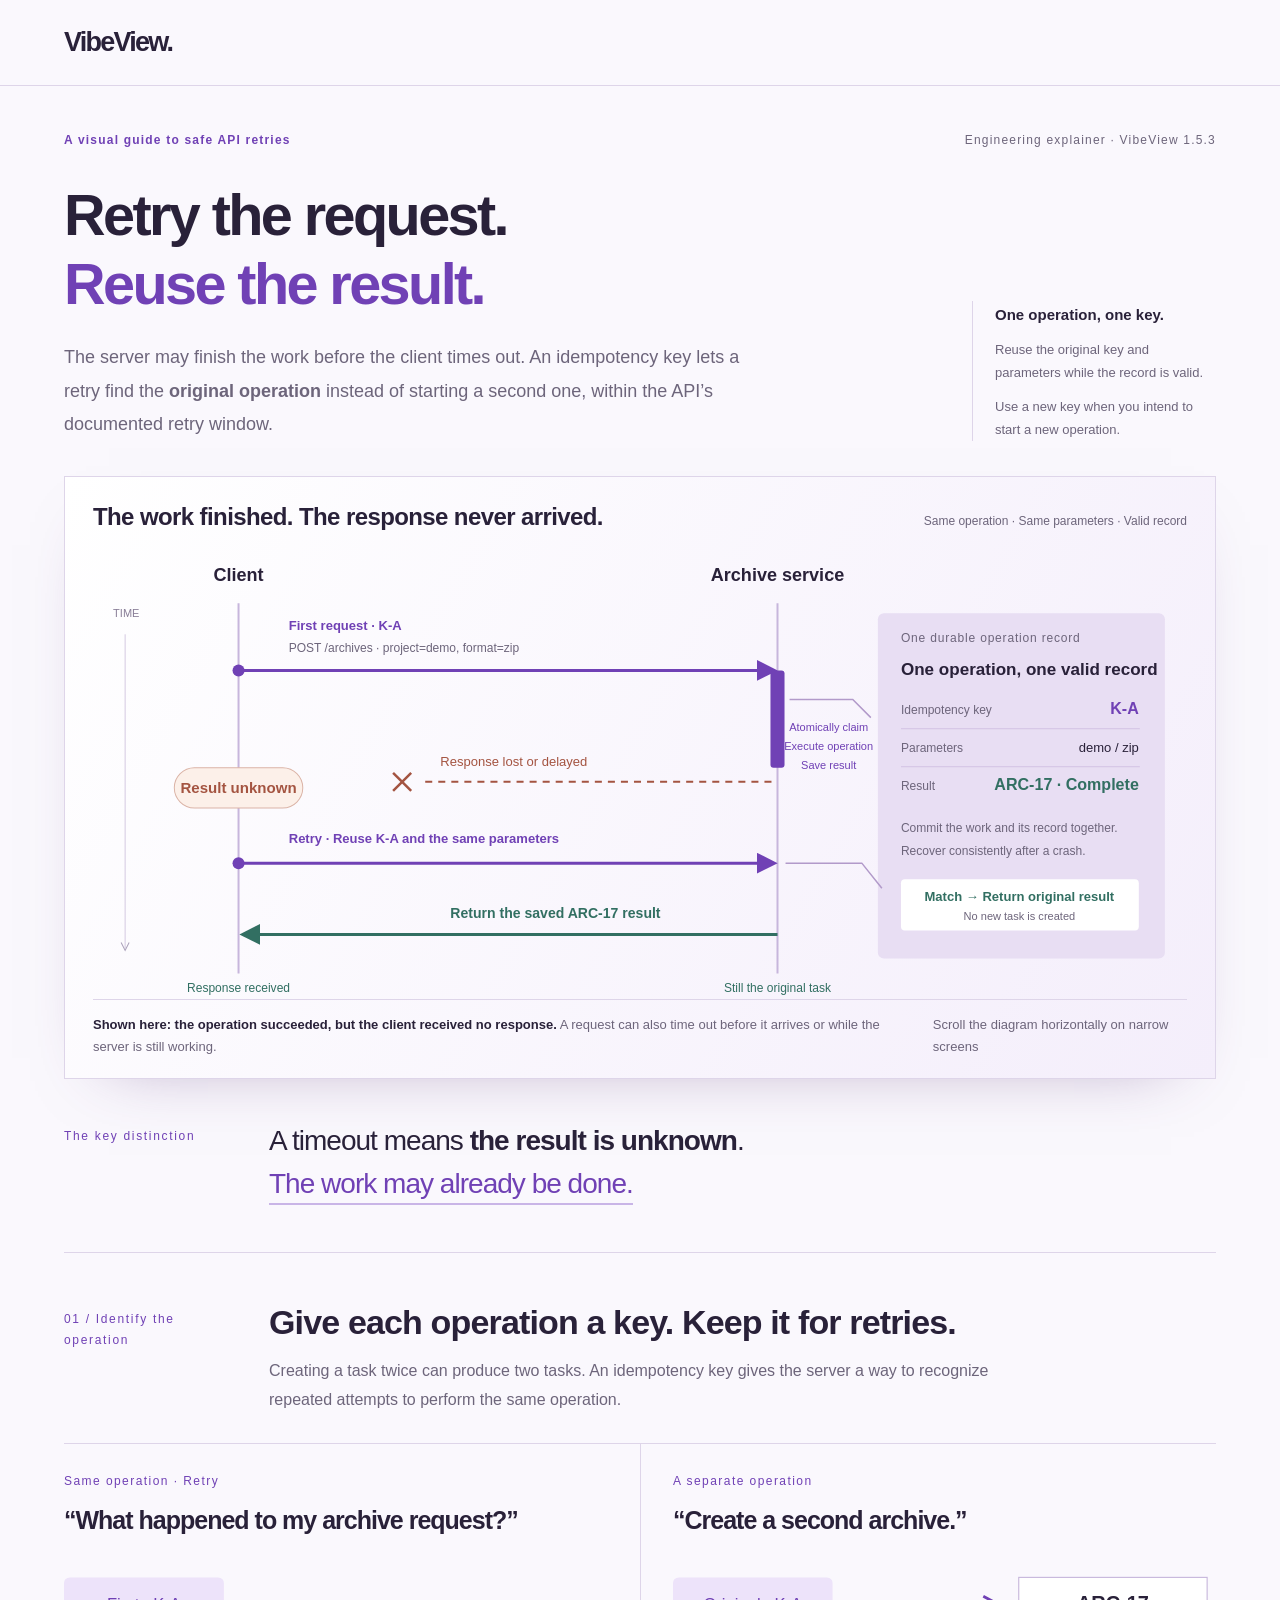
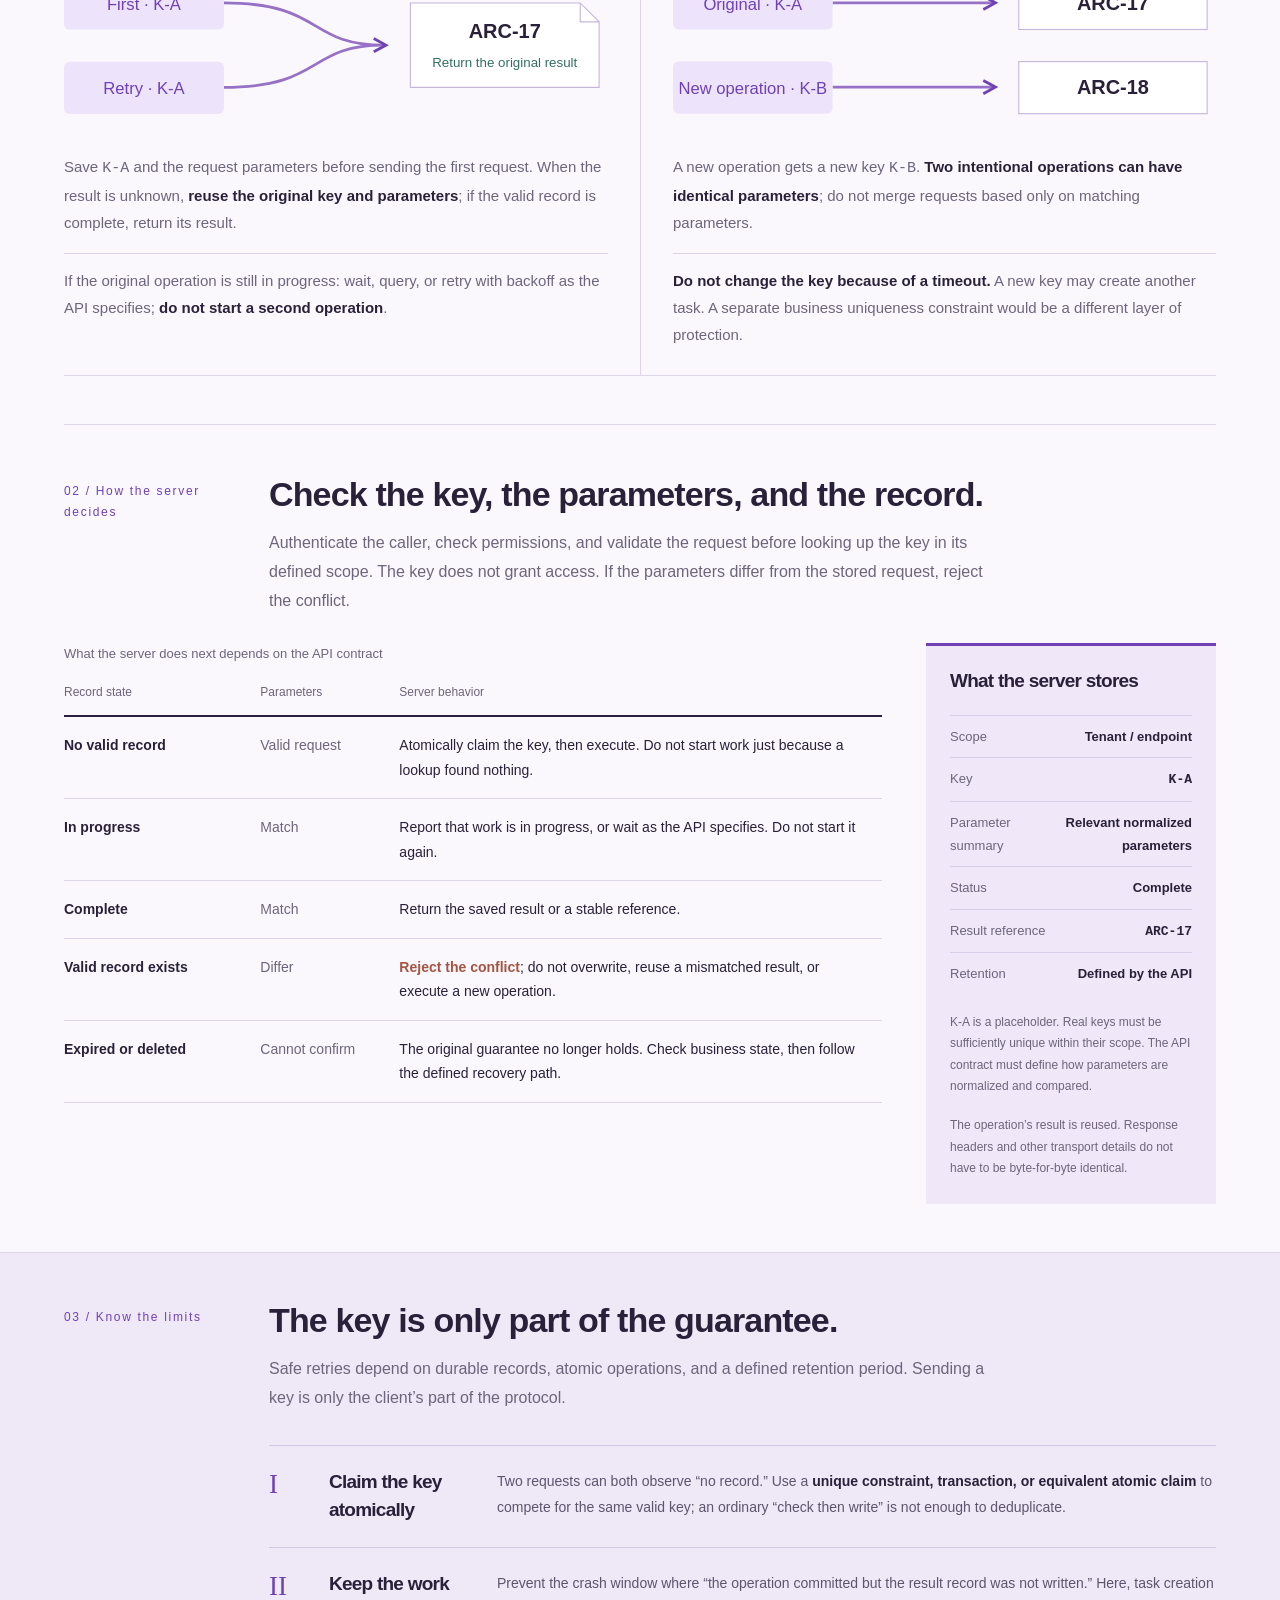
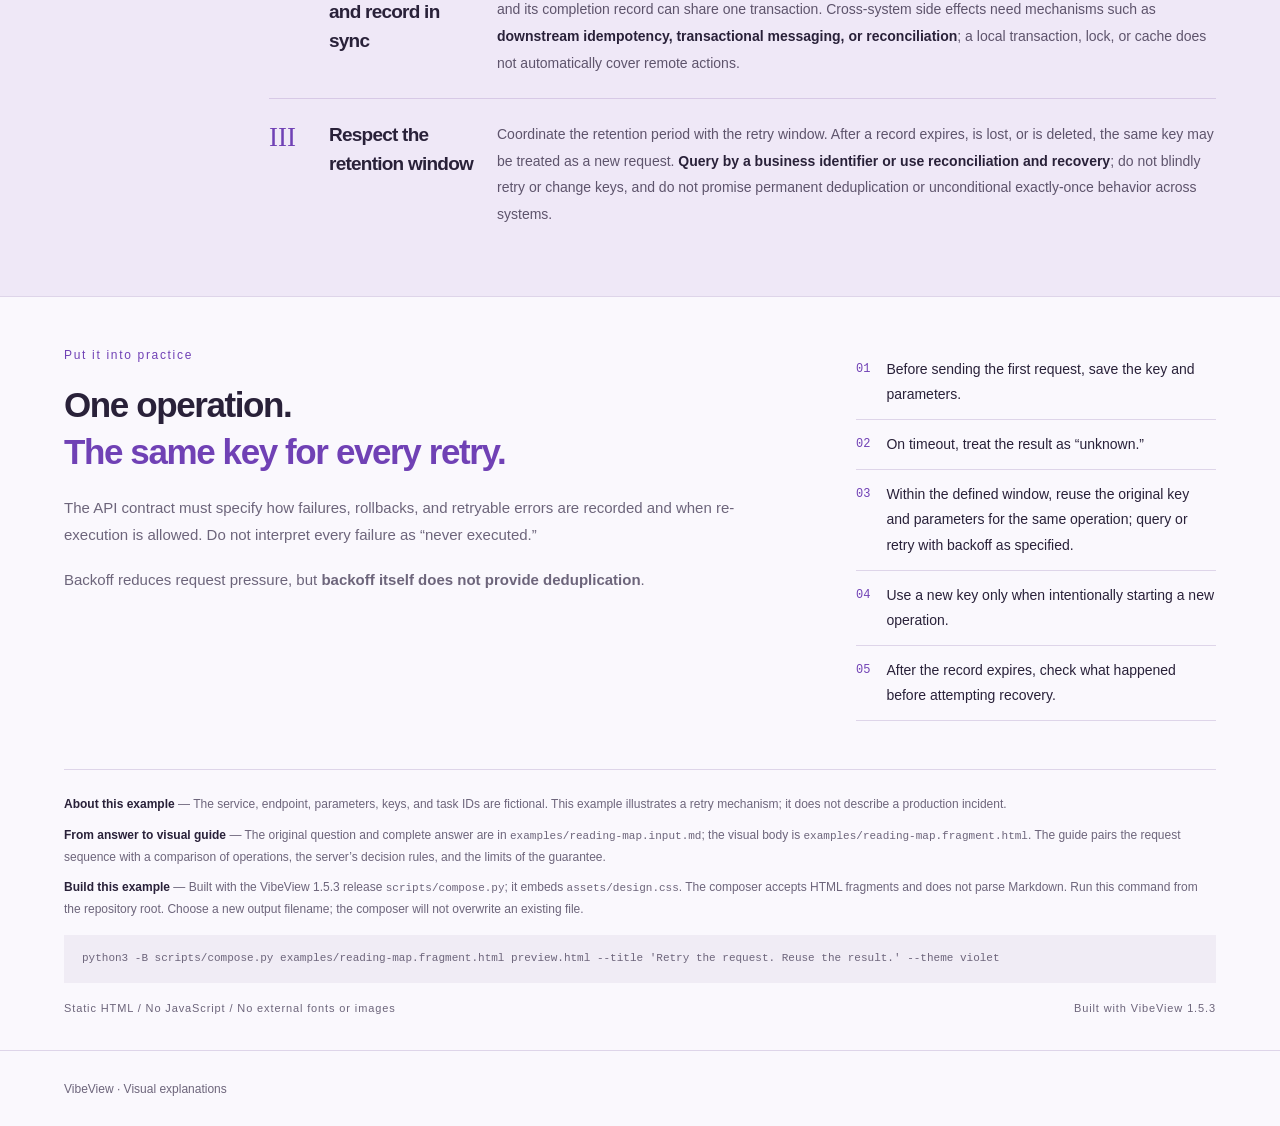
<file: docs/index.html>
<!doctype html>
<html lang="en"><head><meta charset="utf-8"><meta name="viewport" content="width=device-width,initial-scale=1"><meta name="color-scheme" content="light"><meta http-equiv="Content-Security-Policy" content="default-src 'none'; style-src 'unsafe-inline'; img-src data:; base-uri 'none'"><title>VibeView · Retry the request. Reuse the result.</title><style>/* VibeView design primitives: no prescribed page or section layout. */
:root{color-scheme:light;--vv-bg:#faf9fc;--vv-ink:#272638;--vv-muted:#696779;--vv-accent:#7553b7;--vv-soft:#ede5fa;--vv-secondary:#367d73;--vv-tint:#eaf4ef;--vv-line:#ded9e9;--vv-radius:22px;--vv-shadow:0 28px 70px -30px #55406e42;--vv-gap:32px}
*{box-sizing:border-box}html{scroll-behavior:smooth;scroll-padding-top:30px}body{margin:0;background:var(--vv-bg);color:var(--vv-ink);font:17px/1.8 -apple-system,BlinkMacSystemFont,"PingFang SC","Microsoft YaHei",sans-serif;-webkit-font-smoothing:antialiased}
body[data-theme="blue"]{--vv-bg:#f8fafc;--vv-ink:#253947;--vv-muted:#657985;--vv-accent:#3475a6;--vv-soft:#e2eff7;--vv-secondary:#ac7553;--vv-tint:#f8eee4;--vv-line:#d6e3eb;--vv-shadow:0 28px 70px -30px #35658042}
body[data-theme="sage"]{--vv-bg:#fafbf7;--vv-ink:#2d3c34;--vv-muted:#67786c;--vv-accent:#48795c;--vv-soft:#e6efdf;--vv-secondary:#b37d4f;--vv-tint:#f5ebdd;--vv-line:#dce4d6;--vv-shadow:0 28px 70px -30px #48624542}
body[data-theme="amber"]{--vv-bg:#fdfaf6;--vv-ink:#403429;--vv-muted:#827365;--vv-accent:#ae6741;--vv-soft:#f7e7d8;--vv-secondary:#50799a;--vv-tint:#e9f1f7;--vv-line:#e8dbcc;--vv-shadow:0 28px 70px -30px #97653a42}
a{color:var(--vv-accent);text-underline-offset:5px}a:focus-visible,button:focus-visible{outline:3px solid var(--vv-accent);outline-offset:5px}p,h1,h2,h3,figure{margin:0}p{overflow-wrap:anywhere}h1,h2,h3{line-height:1.18;letter-spacing:-.04em}h1{font-size:clamp(44px,5.8vw,84px);font-weight:720}h2{font-size:clamp(30px,3.6vw,52px);font-weight:650}h3{font-size:23px}svg,img{max-width:100%;height:auto}button{font:inherit}code,pre{font-family:ui-monospace,SFMono-Regular,Consolas,monospace}pre{white-space:pre-wrap;overflow-wrap:anywhere}figcaption{font-size:13px;line-height:1.7;color:var(--vv-muted);margin-top:16px}
.vv-brandbar{padding:22px 0;border-bottom:1px solid var(--vv-line)}.vv-brandbar a{color:var(--vv-ink);font-size:25px;font-weight:750;letter-spacing:-.065em;text-decoration:none}.vv-wrap{width:calc(100% - 80px);max-width:1240px;margin-inline:auto}.vv-narrow{max-width:850px}.vv-section{padding-block:80px}.vv-hairline{border-top:1px solid var(--vv-line)}.vv-kicker{font-size:12px;letter-spacing:.14em;color:var(--vv-accent);margin-bottom:22px}.vv-lead{font-size:20px;line-height:1.8;color:var(--vv-muted);max-width:650px;margin-top:24px}.vv-note{font-size:13px;line-height:1.75;color:var(--vv-muted)}.vv-display{font:clamp(58px,8vw,110px)/1 Georgia,"Songti SC",serif;letter-spacing:-.05em;color:var(--vv-accent)}.vv-accent{color:var(--vv-accent)}.vv-muted{color:var(--vv-muted)}.vv-serif{font-family:Georgia,"Songti SC",serif;font-weight:400}.vv-measure{max-width:65ch}.vv-center{text-align:center}.vv-stack>*+*{margin-top:20px}
.vv-grid{display:grid;grid-template-columns:repeat(var(--cols,2),minmax(0,1fr));gap:var(--vv-gap)}.vv-split{display:grid;grid-template-columns:minmax(0,var(--left,1fr)) minmax(0,var(--right,1fr));gap:var(--vv-gap);align-items:center}.vv-grid>*,.vv-split>*{min-width:0}.vv-span{grid-column:span var(--span,2)}.vv-top{align-items:start}.vv-offset{transform:translateY(var(--offset,22px))}.vv-inset{padding:var(--pad,32px)}.vv-gap{margin-top:var(--space,32px)}
.vv-stage{position:relative;isolation:isolate;min-height:var(--height,400px);display:grid;place-items:center;padding:36px}.vv-stage>*{position:relative}.vv-stage:before{content:"";position:absolute;inset:5%;border-radius:50%;background:radial-gradient(ellipse,var(--vv-soft),transparent 70%);z-index:-1;pointer-events:none}.vv-halo{background:radial-gradient(ellipse at 80% 28%,var(--vv-soft),transparent 55%),radial-gradient(ellipse at 10% 90%,var(--vv-tint),transparent 50%)}.vv-orbit{position:absolute!important;inset:var(--inset,5%);border:1px solid var(--vv-line);border-radius:50%;transform:rotate(var(--angle,-24deg));pointer-events:none;z-index:-1}.vv-sheet{background:#fff;border:1px solid var(--vv-line);border-radius:var(--vv-radius);box-shadow:var(--vv-shadow);padding:var(--pad,28px)}.vv-glass{background:#ffffffd9;border:1px solid #ffffff;border-radius:var(--vv-radius);box-shadow:var(--vv-shadow)}.vv-tilt{transform:rotate(var(--angle,-4deg))}.vv-caption-card{padding:14px 20px;border:1px solid var(--vv-line);border-radius:12px;background:var(--vv-tint);font-size:14px;box-shadow:0 10px 24px -16px #24313c60}.vv-sticker{position:absolute!important;right:var(--right,0);bottom:var(--bottom,5%);max-width:75%;z-index:2;transform:rotate(var(--angle,4deg))}.vv-dotgrid{background-image:radial-gradient(var(--vv-line) 1px,transparent 1px);background-size:20px 20px}.vv-windowbar{display:flex;align-items:center;gap:5px;padding:12px 18px;border-bottom:1px solid var(--vv-line);font-size:10px;color:var(--vv-muted)}.vv-windowbar i{width:5px;height:5px;border-radius:50%;background:var(--vv-line)}.vv-windowbar span{margin-left:auto}.vv-orb{width:var(--size,65px);height:var(--size,65px);border-radius:50%;background:radial-gradient(circle at 30% 25%,white,var(--vv-soft) 35%,var(--vv-accent));box-shadow:0 15px 30px -12px var(--vv-accent)}
.vv-band{padding-block:35px;background:var(--vv-soft)}.vv-callout{border-left:3px solid var(--vv-accent);padding:20px 26px;background:var(--vv-soft)}.vv-chip{display:inline-block;border-radius:25px;padding:5px 13px;border:1px solid var(--vv-line);font-size:12px;background:#fff9}.vv-proof{padding-top:20px;border-top:1px solid var(--vv-line)}.vv-proof p{color:var(--vv-muted);font-size:15px;margin-top:12px}.vv-track{height:var(--height,20px);display:flex;border-radius:6px;overflow:clip;background:var(--vv-soft)}.vv-segment{flex:var(--value,1);min-width:0;background:var(--color,var(--vv-accent))}.vv-legend{display:flex;flex-wrap:wrap;gap:12px 24px;font-size:13px;color:var(--vv-muted);margin-top:15px}.vv-donut{width:var(--size,230px);aspect-ratio:1;border-radius:50%;background:conic-gradient(var(--vv-accent) 0 var(--portion,50%),var(--vv-soft) var(--portion,50%) 100%);display:grid;place-items:center}.vv-donut-core{width:75%;height:75%;border-radius:50%;display:grid;place-content:center;text-align:center;background:var(--vv-bg)}.vv-timeline{border-left:1px solid var(--vv-line);padding-left:30px}.vv-timeline>article{position:relative;padding:0 0 30px}.vv-timeline>article:before{content:"";position:absolute;left:-35px;top:9px;width:9px;height:9px;border-radius:50%;background:var(--vv-accent)}.vv-route{display:grid;grid-template-columns:repeat(var(--cols,3),minmax(0,1fr));gap:25px}.vv-route>*{border-top:1px solid var(--vv-line);padding-top:20px;min-width:0}.vv-source{font-size:12px;color:var(--vv-muted);overflow-wrap:anywhere;margin-top:20px}.vv-footer{padding-block:28px;border-top:1px solid var(--vv-line);font-size:12px;color:var(--vv-muted)}.vv-lift{transition:transform .22s ease,box-shadow .22s ease}.vv-lift:hover{transform:translateY(-3px)}
@media(prefers-reduced-motion:reduce){html{scroll-behavior:auto}.vv-lift{transition:none}.vv-lift:hover{transform:none}}@media print{body{background:white}.vv-wrap{width:100%}.vv-section{padding-block:28px}.vv-tilt,.vv-offset,.vv-sticker{transform:none}.vv-sheet,.vv-glass{box-shadow:none}.vv-sticker{position:static!important;max-width:none}.vv-stage{min-height:0}.vv-orbit{border:0}}
</style></head><body data-theme="violet" data-vv-layout="custom"><header class="vv-brandbar"><div class="vv-wrap"><a data-vibe-brand href="#main">VibeView.</a></div></header><main id="main"><style>
:root{--vv-bg:#faf8fd;--vv-ink:#292139;--vv-muted:#6d657b;--vv-accent:#7041b5;--vv-soft:#eee5fa;--vv-line:#ded5e9;--rm-green:#326f62;--rm-rust:#a45441}
.vv-wrap{max-width:1152px;width:calc(100% - 112px)}
.vv-brandbar{padding:18px 0}.vv-brandbar a{font-size:27px}
.rm-intro{padding:44px 0 35px}.rm-eyebrow{display:flex;justify-content:space-between;gap:16px;flex-wrap:wrap;font-size:12px;letter-spacing:.1em;color:var(--vv-muted);margin-bottom:30px}.rm-eyebrow strong{color:var(--vv-accent);font-weight:600}
.rm-hero{display:grid;grid-template-columns:minmax(0,1fr) 244px;gap:48px;align-items:end}.rm-hero h1{font-size:clamp(42px,4.5vw,62px);line-height:1.2;letter-spacing:-.045em}.rm-hero h1 span{color:var(--vv-accent)}.rm-deck{font-size:18px;max-width:710px;margin-top:22px;line-height:1.85;color:var(--vv-muted)}.rm-margin{border-left:1px solid var(--vv-line);padding-left:22px;font-size:13px;color:var(--vv-muted)}.rm-margin strong{display:block;font-size:15px;color:var(--vv-ink);margin-bottom:10px}.rm-margin p+p{margin-top:10px}
.rm-figure{border:1px solid var(--vv-line);background:linear-gradient(120deg,#fff 0%,#f4eefb 100%);padding:26px 28px 20px;box-shadow:0 24px 65px -45px #5c377980}.rm-figure-top{display:flex;align-items:baseline;justify-content:space-between;gap:20px}.rm-figure-top h2{font-size:24px;letter-spacing:-.025em}.rm-figure-top p{font-size:12px;color:var(--vv-muted)}.rm-diagram-scroll{overflow-x:auto;margin-top:14px}.rm-diagram{display:block;width:100%;min-width:740px;font-family:-apple-system,BlinkMacSystemFont,Arial,sans-serif}.rm-figure figcaption{border-top:1px solid var(--vv-line);padding-top:14px;margin-top:0;display:flex;gap:24px;justify-content:space-between}.rm-figure figcaption strong{color:var(--vv-ink)}
.rm-thesis{display:grid;grid-template-columns:170px 1fr;gap:35px;padding:40px 0 46px;align-items:start}.rm-thesis .vv-kicker{margin:7px 0 0}.rm-thesis p{font-size:28px;line-height:1.55;letter-spacing:-.035em}.rm-thesis em{font-style:normal;color:var(--vv-accent);border-bottom:2px solid #c9b5e7;padding-bottom:4px}
.rm-section{padding:48px 0;border-top:1px solid var(--vv-line)}.rm-heading{display:grid;grid-template-columns:170px 1fr;gap:35px;margin-bottom:28px}.rm-heading .vv-kicker{margin:8px 0 0}.rm-heading h2{font-size:34px;line-height:1.28;letter-spacing:-.025em}.rm-heading p{font-size:16px;color:var(--vv-muted);margin-top:13px;max-width:730px}
.rm-compare{display:grid;grid-template-columns:1fr 1fr;border-top:1px solid var(--vv-line);border-bottom:1px solid var(--vv-line)}.rm-case{padding:27px 32px 27px 0}.rm-case+.rm-case{padding-left:32px;padding-right:0;border-left:1px solid var(--vv-line)}.rm-case-label{font-size:12px;letter-spacing:.12em;color:var(--vv-accent);margin-bottom:12px}.rm-case h3{font-size:25px;line-height:1.3}.rm-case>p{font-size:15px;color:var(--vv-muted);margin-top:17px}.rm-case strong{color:var(--vv-ink)}.rm-mini{display:block;width:100%;margin-top:16px}.rm-case-note{border-top:1px solid var(--vv-line);padding-top:13px;min-height:68px}.rm-caution{color:var(--rm-rust)}
.rm-contract{display:grid;grid-template-columns:minmax(0,1fr) 290px;gap:44px;align-items:start}.rm-table{width:100%;border-collapse:collapse;font-size:14px;line-height:1.75}.rm-table th{text-align:left;color:var(--vv-muted);font-size:12px;font-weight:500;padding:0 12px 12px 0;border-bottom:2px solid var(--vv-ink)}.rm-table td{vertical-align:top;padding:16px 12px 16px 0;border-bottom:1px solid var(--vv-line)}.rm-table td:first-child{width:24%;font-weight:600}.rm-table td:nth-child(2){width:17%;color:var(--vv-muted)}.rm-record{padding:24px;background:#f0e8f8;border-top:3px solid var(--vv-accent)}.rm-record h3{font-size:19px}.rm-record dl{font-size:13px;margin:22px 0 0}.rm-record dl>div{display:flex;justify-content:space-between;gap:12px;border-top:1px solid #dacde8;padding:9px 0}.rm-record dt{color:var(--vv-muted)}.rm-record dd{margin:0;text-align:right;font-weight:600}.rm-record p{margin-top:17px;font-size:12px;color:var(--vv-muted)}
.rm-boundaries{background:#efe8f7;border-block:1px solid var(--vv-line);padding:46px 0}.rm-boundaries .rm-heading{margin-bottom:32px}.rm-boundary-list{margin-left:205px}.rm-boundary{display:grid;grid-template-columns:42px 150px 1fr;gap:18px;padding:22px 0;border-top:1px solid #d7c9e6}.rm-boundary .rm-number{font:27px/1.25 Georgia,serif;color:var(--vv-accent)}.rm-boundary h3{font-size:19px;line-height:1.5}.rm-boundary p{font-size:14px;color:#5e546c;line-height:1.9}.rm-boundary strong{color:var(--vv-ink)}
.rm-ending{display:grid;grid-template-columns:minmax(0,1fr) 360px;gap:70px;padding:48px 0}.rm-ending h2{font-size:35px;line-height:1.35}.rm-ending .vv-kicker{margin-bottom:15px}.rm-ending p{margin-top:18px;color:var(--vv-muted);font-size:15px}.rm-checklist{margin:0;padding:0;list-style:none;counter-reset:steps}.rm-checklist li{counter-increment:steps;display:flex;gap:16px;padding:12px 0;border-bottom:1px solid var(--vv-line);font-size:14px}.rm-checklist li:before{content:counter(steps,decimal-leading-zero);color:var(--vv-accent);font-family:ui-monospace,monospace;font-size:12px;padding-top:2px}
.rm-source{border-top:1px solid var(--vv-line);padding:24px 0 32px;font-size:12px;color:var(--vv-muted)}.rm-source p+p{margin-top:9px}.rm-source strong{color:var(--vv-ink)}.rm-source code{font-size:11px;overflow-wrap:anywhere}.rm-source pre{padding:14px 18px;background:#f0ecf5;font-size:11px;line-height:1.8;margin:14px 0 0}.rm-footerline{display:flex;justify-content:space-between;gap:20px;margin-top:16px;font-size:11px;letter-spacing:.08em}
@media(max-width:800px){.vv-wrap{width:calc(100% - 40px)}.rm-intro{padding-top:28px}.rm-hero{grid-template-columns:1fr;gap:24px}.rm-hero h1{font-size:clamp(35px,6.8vw,52px)}.rm-margin{max-width:520px}.rm-figure{padding:20px 16px 16px}.rm-figure-top,.rm-figure figcaption{display:block}.rm-figure-top p{margin-top:9px}.rm-figure figcaption span{display:block;margin-top:6px}.rm-thesis,.rm-heading{grid-template-columns:1fr;gap:12px}.rm-thesis{padding:30px 0}.rm-thesis p{font-size:24px}.rm-heading h2{font-size:29px}.rm-compare,.rm-contract,.rm-ending{grid-template-columns:1fr;gap:24px}.rm-case{padding:24px 0}.rm-case+.rm-case{padding:24px 0;border-left:0;border-top:1px solid var(--vv-line)}.rm-boundary-list{margin-left:0}.rm-boundary{grid-template-columns:30px 1fr;gap:10px 14px}.rm-boundary p{grid-column:2}.rm-section{padding:34px 0}.rm-ending{padding:35px 0}.rm-ending h2{font-size:30px}.rm-table{font-size:13px}.rm-table td{padding-right:8px}.rm-footerline{flex-wrap:wrap}}
@media print{.rm-diagram{min-width:0}.rm-diagram-scroll{overflow:visible}.rm-figure{box-shadow:none}.rm-boundaries{break-inside:avoid}}
</style>
<div class="vv-wrap">
<section class="rm-intro" aria-labelledby="reading-title">
  <div class="rm-eyebrow"><strong>A visual guide to safe API retries</strong><span>Engineering explainer · VibeView 1.5.3</span></div>
  <div class="rm-hero">
    <div><h1 id="reading-title">Retry the request.<br><span>Reuse the result.</span></h1><p class="rm-deck">The server may finish the work before the client times out. An idempotency key lets a retry find the <strong>original operation</strong> instead of starting a second one, within the API’s documented retry window.</p></div>
    <aside class="rm-margin"><strong>One operation, one key.</strong><p>Reuse the original key and parameters while the record is valid.</p><p>Use a new key when you intend to start a new operation.</p></aside>
  </div>
</section>
<figure class="rm-figure" aria-labelledby="sequence-title">
  <div class="rm-figure-top"><h2 id="sequence-title">The work finished. The response never arrived.</h2><p>Same operation · Same parameters · Valid record</p></div>
  <div class="rm-diagram-scroll">
  <svg class="rm-diagram" viewBox="0 0 1090 450" xmlns="http://www.w3.org/2000/svg" role="img" aria-labelledby="flow-title flow-desc">
    <title id="flow-title">After a client timeout, retry with the same idempotency key and retrieve the original task result</title>
    <desc id="flow-desc">Time flows downward. The client submits an archive request with K-A. The server atomically claims the key, creates ARC-17, and saves the result. The first response is lost or delayed, so the client times out. The client retries with K-A and the same parameters; the valid record returns the original ARC-17 result without creating another task. This diagram assumes the server record and business commit stay consistent.</desc>
    <defs>
      <marker id="arrow-violet" viewBox="0 0 10 10" refX="8" refY="5" markerWidth="7" markerHeight="7" orient="auto-start-reverse"><path d="M 0 0 L 10 5 L 0 10 Z" fill="#7041b5"></path></marker>
      <marker id="arrow-green" viewBox="0 0 10 10" refX="8" refY="5" markerWidth="7" markerHeight="7" orient="auto-start-reverse"><path d="M 0 0 L 10 5 L 0 10 Z" fill="#326f62"></path></marker>
    </defs>
    <rect x="782" y="66" width="286" height="344" rx="6" fill="#e8def3"></rect>
    <text x="145" y="34" text-anchor="middle" font-size="18" font-weight="650" fill="#292139">Client</text>
    <text x="682" y="34" text-anchor="middle" font-size="18" font-weight="650" fill="#292139">Archive service</text>
    <text x="805" y="95" font-size="12" fill="#6d657b" letter-spacing=".8">One durable operation record</text>
    <line x1="145" y1="56" x2="145" y2="425" stroke="#c7b6dc" stroke-width="2"></line>
    <line x1="682" y1="56" x2="682" y2="425" stroke="#c7b6dc" stroke-width="2"></line>
    <line x1="32" y1="87" x2="32" y2="400" stroke="#d4c9e1"></line><path d="M28 394 L32 402 L36 394" fill="none" stroke="#aaa0b9"></path>
    <text x="20" y="70" font-size="11" fill="#8a7f98">TIME</text>
    <text x="195" y="83" font-size="13" fill="#7041b5" font-weight="600">First request · K-A</text><text x="195" y="105" font-size="12" fill="#6d657b">POST /archives · project=demo, format=zip</text>
    <line x1="145" y1="123" x2="678" y2="123" stroke="#7041b5" stroke-width="3" marker-end="url(#arrow-violet)"></line><circle cx="145" cy="123" r="6" fill="#7041b5"></circle>
    <rect x="675" y="123" width="14" height="97" rx="3" fill="#7041b5"></rect><path d="M694 152 L757 152 L775 170" fill="none" stroke="#b29aca" stroke-width="1.5"></path>
    <text x="805" y="128" font-size="17" font-weight="600" fill="#292139">One operation, one valid record</text>
    <text x="805" y="166" font-size="12" fill="#6d657b">Idempotency key</text><text x="1042" y="166" text-anchor="end" font-size="16" font-weight="650" fill="#7041b5">K-A</text><line x1="805" y1="181" x2="1043" y2="181" stroke="#d2c1e3"></line>
    <text x="805" y="204" font-size="12" fill="#6d657b">Parameters</text><text x="1042" y="204" text-anchor="end" font-size="13" fill="#292139">demo / zip</text><line x1="805" y1="219" x2="1043" y2="219" stroke="#d2c1e3"></line>
    <text x="805" y="242" font-size="12" fill="#6d657b">Result</text><text x="1042" y="242" text-anchor="end" font-size="16" font-weight="650" fill="#326f62">ARC-17 · Complete</text>
    <text x="715" y="183" font-size="11" fill="#7041b5" text-anchor="middle"><tspan x="733" dy="0">Atomically claim</tspan><tspan x="733" dy="19">Execute operation</tspan><tspan x="733" dy="19">Save result</tspan></text>
    <line x1="676" y1="234" x2="330" y2="234" stroke="#a45441" stroke-width="2" stroke-dasharray="7 6"></line><path d="M299 225 L317 243 M317 225 L299 243" stroke="#a45441" stroke-width="2.5"></path>
    <text x="346" y="218" font-size="13" fill="#a45441">Response lost or delayed</text>
    <rect x="81" y="220" width="128" height="40" rx="20" fill="#fcf0e9" stroke="#dbb4a7"></rect><text x="145" y="245" text-anchor="middle" font-size="15" font-weight="600" fill="#a45441">Result unknown</text>
    <text x="805" y="284" font-size="12" fill="#6d657b">Commit the work and its record together.</text><text x="805" y="307" font-size="12" fill="#6d657b">Recover consistently after a crash.</text>
    <text x="195" y="295" font-size="13" font-weight="600" fill="#7041b5">Retry · Reuse K-A and the same parameters</text>
    <line x1="145" y1="315" x2="678" y2="315" stroke="#7041b5" stroke-width="3" marker-end="url(#arrow-violet)"></line><circle cx="145" cy="315" r="6" fill="#7041b5"></circle>
    <path d="M690 315 L766 315 L786 340" fill="none" stroke="#b29aca" stroke-width="1.5"></path>
    <rect x="805" y="331" width="237" height="51" rx="4" fill="#fff"></rect><text x="923" y="353" text-anchor="middle" font-size="13" font-weight="600" fill="#326f62">Match → Return original result</text><text x="923" y="372" text-anchor="middle" font-size="11" fill="#6d657b">No new task is created</text>
    <line x1="682" y1="386" x2="150" y2="386" stroke="#326f62" stroke-width="3" marker-end="url(#arrow-green)"></line><text x="356" y="370" font-size="14" fill="#326f62" font-weight="600">Return the saved ARC-17 result</text>
    <text x="145" y="443" text-anchor="middle" font-size="12" fill="#326f62">Response received</text><text x="682" y="443" text-anchor="middle" font-size="12" fill="#326f62">Still the original task</text>
  </svg>
  </div>
  <figcaption><span><strong>Shown here: the operation succeeded, but the client received no response.</strong> A request can also time out before it arrives or while the server is still working.</span><span>Scroll the diagram horizontally on narrow screens</span></figcaption>
</figure>
<div class="rm-thesis"><span class="vv-kicker">The key distinction</span><p>A timeout means <strong>the result is unknown</strong>.<br><em>The work may already be done.</em></p></div>
<section class="rm-section" aria-labelledby="identity-title">
  <div class="rm-heading"><span class="vv-kicker">01 / Identify the operation</span><div><h2 id="identity-title">Give each operation a key. Keep it for retries.</h2><p>Creating a task twice can produce two tasks. An idempotency key gives the server a way to recognize repeated attempts to perform the same operation.</p></div></div>
  <div class="rm-compare">
    <article class="rm-case"><div class="rm-case-label">Same operation · Retry</div><h3>“What happened to my archive request?”</h3>
      <svg class="rm-mini" viewBox="0 0 490 165" xmlns="http://www.w3.org/2000/svg" role="img" aria-label="The first K-A request and retry K-A converge on the same task, ARC-17">
        <path d="M144 45 C235 45 218 83 288 83 M144 121 C235 121 218 83 288 83" fill="none" stroke="#9671c5" stroke-width="2.5"></path><path d="M279 77 L290 83 L279 89" fill="none" stroke="#7041b5" stroke-width="2.5"></path>
        <rect x="0" y="22" width="144" height="47" rx="5" fill="#ede3fa"></rect><rect x="0" y="98" width="144" height="47" rx="5" fill="#ede3fa"></rect><text x="72" y="51" text-anchor="middle" font-size="15" fill="#7041b5">First · K-A</text><text x="72" y="127" text-anchor="middle" font-size="15" fill="#7041b5">Retry · K-A</text>
        <path d="M312 45 L465 45 L482 62 L482 121 L312 121 Z" fill="#fff" stroke="#c6b6db"></path><path d="M465 45 L465 62 L482 62" fill="none" stroke="#c6b6db"></path><text x="397" y="77" text-anchor="middle" font-size="18" font-weight="600" fill="#292139">ARC-17</text><text x="397" y="103" text-anchor="middle" font-size="12" fill="#326f62">Return the original result</text>
      </svg>
      <p>Save <code>K-A</code> and the request parameters before sending the first request. When the result is unknown, <strong>reuse the original key and parameters</strong>; if the valid record is complete, return its result.</p><p class="rm-case-note">If the original operation is still in progress: wait, query, or retry with backoff as the API specifies; <strong>do not start a second operation</strong>.</p>
    </article>
    <article class="rm-case"><div class="rm-case-label">A separate operation</div><h3>“Create a second archive.”</h3>
      <svg class="rm-mini" viewBox="0 0 490 165" xmlns="http://www.w3.org/2000/svg" role="img" aria-label="K-A maps to ARC-17; new key K-B maps to a separate task, ARC-18">
        <path d="M144 45 L290 45 M144 121 L290 121" fill="none" stroke="#9671c5" stroke-width="2.5"></path><path d="M280 39 L291 45 L280 51 M280 115 L291 121 L280 127" fill="none" stroke="#7041b5" stroke-width="2.5"></path>
        <rect x="0" y="22" width="144" height="47" rx="5" fill="#ede3fa"></rect><rect x="0" y="98" width="144" height="47" rx="5" fill="#ede3fa"></rect><text x="72" y="51" text-anchor="middle" font-size="15" fill="#7041b5">Original · K-A</text><text x="72" y="127" text-anchor="middle" font-size="15" fill="#7041b5">New operation · K-B</text>
        <rect x="312" y="22" width="170" height="47" fill="#fff" stroke="#c6b6db"></rect><rect x="312" y="98" width="170" height="47" fill="#fff" stroke="#c6b6db"></rect><text x="397" y="51" text-anchor="middle" font-size="18" font-weight="600" fill="#292139">ARC-17</text><text x="397" y="127" text-anchor="middle" font-size="18" font-weight="600" fill="#292139">ARC-18</text>
      </svg>
      <p>A new operation gets a new key <code>K-B</code>. <strong>Two intentional operations can have identical parameters</strong>; do not merge requests based only on matching parameters.</p><p class="rm-case-note"><strong class="rm-caution">Do not change the key because of a timeout.</strong> A new key may create another task. A separate business uniqueness constraint would be a different layer of protection.</p>
    </article>
  </div>
</section>
<section class="rm-section" aria-labelledby="contract-title">
  <div class="rm-heading"><span class="vv-kicker">02 / How the server decides</span><div><h2 id="contract-title">Check the key, the parameters, and the record.</h2><p>Authenticate the caller, check permissions, and validate the request before looking up the key in its defined scope. The key does not grant access. If the parameters differ from the stored request, reject the conflict.</p></div></div>
  <div class="rm-contract">
    <table class="rm-table"><caption class="vv-note" style="text-align:left;margin-bottom:16px">What the server does next depends on the API contract</caption><thead><tr><th scope="col">Record state</th><th scope="col">Parameters</th><th scope="col">Server behavior</th></tr></thead><tbody>
      <tr><td>No valid record</td><td>Valid request</td><td>Atomically claim the key, then execute. Do not start work just because a lookup found nothing.</td></tr>
      <tr><td>In progress</td><td>Match</td><td>Report that work is in progress, or wait as the API specifies. Do not start it again.</td></tr>
      <tr><td>Complete</td><td>Match</td><td>Return the saved result or a stable reference.</td></tr>
      <tr><td>Valid record exists</td><td>Differ</td><td><strong class="rm-caution">Reject the conflict</strong>; do not overwrite, reuse a mismatched result, or execute a new operation.</td></tr>
      <tr><td>Expired or deleted</td><td>Cannot confirm</td><td>The original guarantee no longer holds. Check business state, then follow the defined recovery path.</td></tr>
    </tbody></table>
    <aside class="rm-record"><h3>What the server stores</h3><dl><div><dt>Scope</dt><dd>Tenant / endpoint</dd></div><div><dt>Key</dt><dd><code>K-A</code></dd></div><div><dt>Parameter summary</dt><dd>Relevant normalized parameters</dd></div><div><dt>Status</dt><dd>Complete</dd></div><div><dt>Result reference</dt><dd><code>ARC-17</code></dd></div><div><dt>Retention</dt><dd>Defined by the API</dd></div></dl><p>K-A is a placeholder. Real keys must be sufficiently unique within their scope. The API contract must define how parameters are normalized and compared.</p><p>The operation’s result is reused. Response headers and other transport details do not have to be byte-for-byte identical.</p></aside>
  </div>
</section>
</div>
<section class="rm-boundaries" aria-labelledby="boundary-title"><div class="vv-wrap">
  <div class="rm-heading"><span class="vv-kicker">03 / Know the limits</span><div><h2 id="boundary-title">The key is only part of the guarantee.</h2><p>Safe retries depend on durable records, atomic operations, and a defined retention period. Sending a key is only the client’s part of the protocol.</p></div></div>
  <div class="rm-boundary-list">
    <article class="rm-boundary"><span class="rm-number">I</span><h3>Claim the key<br>atomically</h3><p>Two requests can both observe “no record.” Use a <strong>unique constraint, transaction, or equivalent atomic claim</strong> to compete for the same valid key; an ordinary “check then write” is not enough to deduplicate.</p></article>
    <article class="rm-boundary"><span class="rm-number">II</span><h3>Keep the work<br>and record in sync</h3><p>Prevent the crash window where “the operation committed but the result record was not written.” Here, task creation and its completion record can share one transaction. Cross-system side effects need mechanisms such as <strong>downstream idempotency, transactional messaging, or reconciliation</strong>; a local transaction, lock, or cache does not automatically cover remote actions.</p></article>
    <article class="rm-boundary"><span class="rm-number">III</span><h3>Respect the<br>retention window</h3><p>Coordinate the retention period with the retry window. After a record expires, is lost, or is deleted, the same key may be treated as a new request. <strong>Query by a business identifier or use reconciliation and recovery</strong>; do not blindly retry or change keys, and do not promise permanent deduplication or unconditional exactly-once behavior across systems.</p></article>
  </div>
</div></section>
<div class="vv-wrap">
<section class="rm-ending" aria-labelledby="takeaway-title">
  <div><div class="vv-kicker">Put it into practice</div><h2 id="takeaway-title">One operation.<br><span class="vv-accent">The same key for every retry.</span></h2><p>The API contract must specify how failures, rollbacks, and retryable errors are recorded and when re-execution is allowed. Do not interpret every failure as “never executed.”</p><p>Backoff reduces request pressure, but <strong>backoff itself does not provide deduplication</strong>.</p></div>
  <ol class="rm-checklist"><li><span>Before sending the first request, save the key and parameters.</span></li><li><span>On timeout, treat the result as “unknown.”</span></li><li><span>Within the defined window, reuse the original key and parameters for the same operation; query or retry with backoff as specified.</span></li><li><span>Use a new key only when intentionally starting a new operation.</span></li><li><span>After the record expires, check what happened before attempting recovery.</span></li></ol>
</section>
<section class="rm-source" aria-label="Example source and reproduction">
  <p><strong>About this example</strong> — The service, endpoint, parameters, keys, and task IDs are fictional. This example illustrates a retry mechanism; it does not describe a production incident.</p>
  <p><strong>From answer to visual guide</strong> — The original question and complete answer are in <code>examples/reading-map.input.md</code>; the visual body is <code>examples/reading-map.fragment.html</code>. The guide pairs the request sequence with a comparison of operations, the server’s decision rules, and the limits of the guarantee.</p>
  <p><strong>Build this example</strong> — Built with the VibeView 1.5.3 release <code>scripts/compose.py</code>; it embeds <code>assets/design.css</code>. The composer accepts HTML fragments and does not parse Markdown. Run this command from the repository root. Choose a new output filename; the composer will not overwrite an existing file.</p>
  <pre><code>python3 -B scripts/compose.py examples/reading-map.fragment.html preview.html --title 'Retry the request. Reuse the result.' --theme violet</code></pre>
  <div class="rm-footerline"><span>Static HTML / No JavaScript / No external fonts or images</span><span>Built with VibeView 1.5.3</span></div>
</section>
</div>
</main><footer class="vv-footer"><div class="vv-wrap">VibeView · Visual explanations</div></footer></body></html>
</file>
